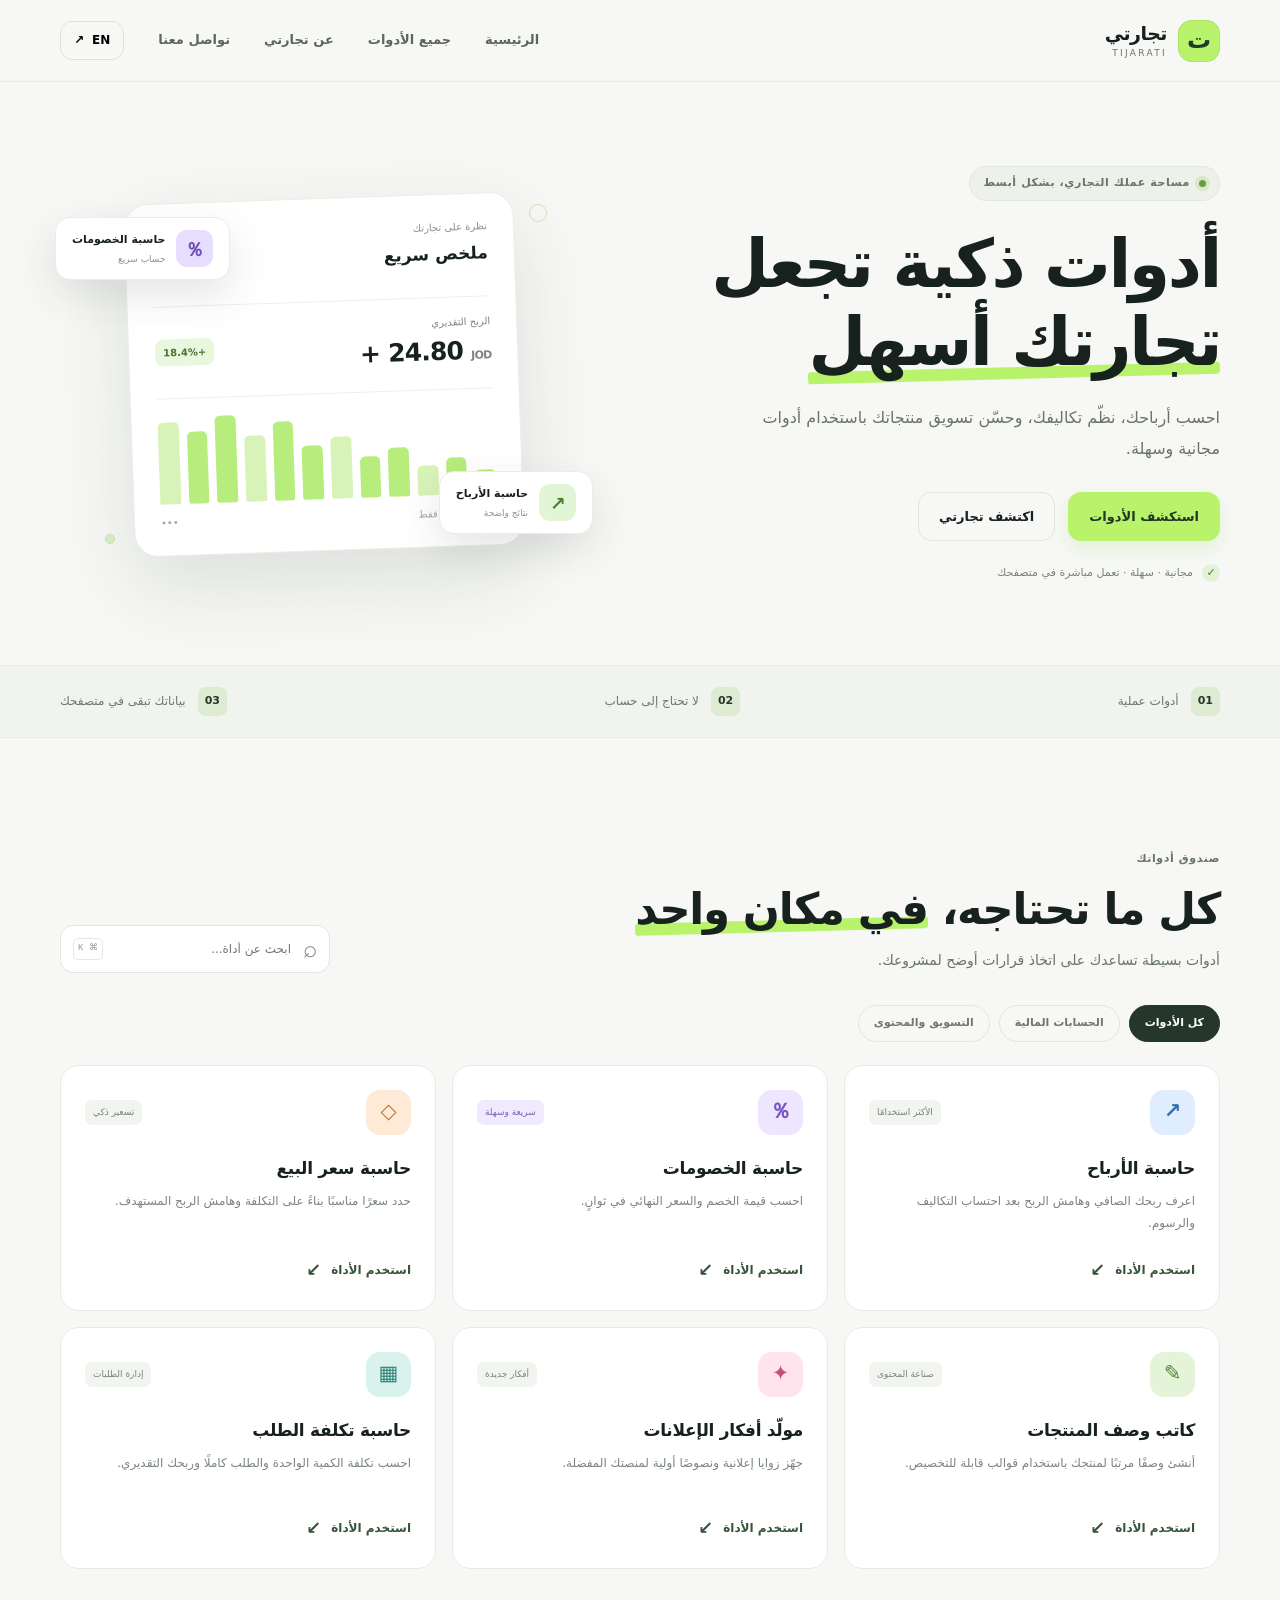
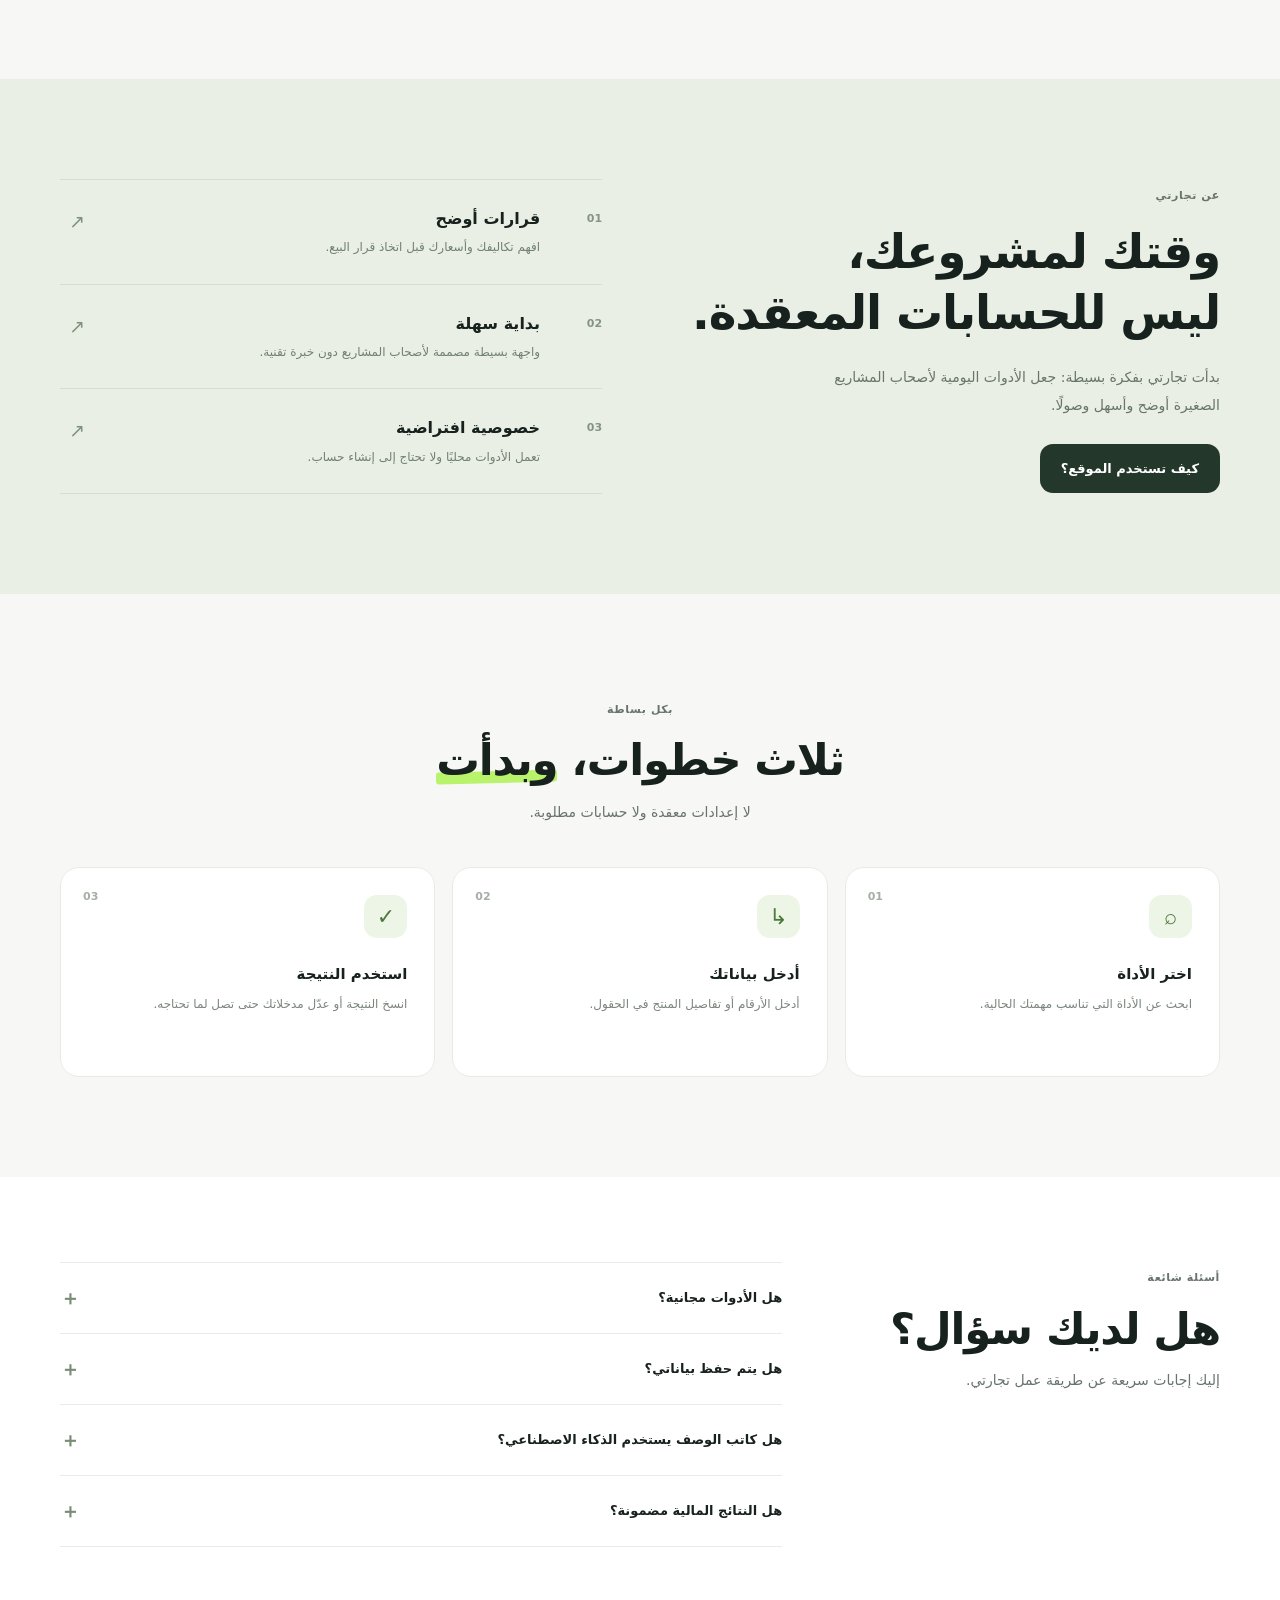
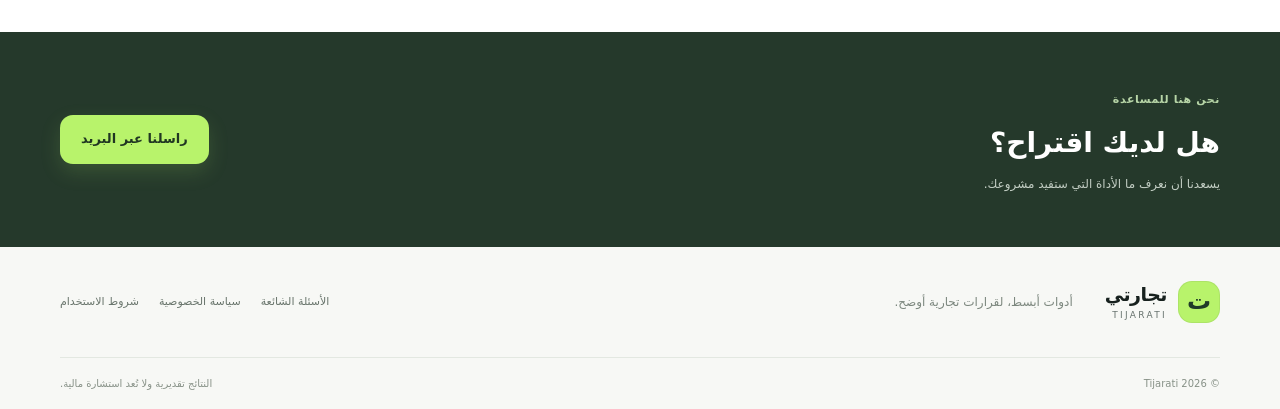
<file: index.html>
<!doctype html>
<html lang="ar" dir="rtl">
<head>
  <meta charset="utf-8">
  <meta name="viewport" content="width=device-width, initial-scale=1">
  <meta name="theme-color" content="#111827">
  <meta name="description" content="أدوات تجارية مجانية تساعدك على حساب الأرباح والتكاليف وتحسين تسويق منتجاتك.">
  <title>تجارتي | أدوات ذكية لتجارتك</title>
  <link rel="icon" href="assets/favicon.svg" type="image/svg+xml">
  <link rel="stylesheet" href="styles.css">
  <script src="translations.js" defer></script>
  <script src="app.js" defer></script>
</head>
<body>
  <a class="skip-link" href="#main" data-i18n="skip">تجاوز إلى المحتوى</a>
  <header class="site-header">
    <div class="container nav-wrap">
      <a class="brand" href="#home" aria-label="Tijarati home"><span class="brand-mark">ت</span><span><strong data-i18n="brand">تجارتي</strong><small>TIJARATI</small></span></a>
      <button class="menu-toggle" id="menuToggle" aria-label="Open menu" aria-expanded="false"><span></span><span></span><span></span></button>
      <nav class="nav-links" id="navLinks">
        <a href="#home" data-i18n="navHome">الرئيسية</a>
        <a href="#tools" data-i18n="navTools">جميع الأدوات</a>
        <a href="#about" data-i18n="navAbout">عن تجارتي</a>
        <a href="#contact" data-i18n="navContact">تواصل معنا</a>
        <button class="lang-btn" id="languageToggle" type="button">EN <span aria-hidden="true">↗</span></button>
      </nav>
    </div>
  </header>

  <main id="main">
    <section class="hero section" id="home">
      <div class="container hero-grid">
        <div class="hero-copy">
          <div class="eyebrow"><span class="eyebrow-dot"></span><span data-i18n="eyebrow">مساحة عملك التجاري، بشكل أبسط</span></div>
          <h1 data-i18n="heroTitle">أدوات ذكية تجعل <em>تجارتك أسهل</em></h1>
          <p class="hero-lead" data-i18n="heroText">احسب أرباحك، نظّم تكاليفك، وحسّن تسويق منتجاتك باستخدام أدوات مجانية وسهلة.</p>
          <div class="hero-actions"><a class="btn btn-primary" href="#tools" data-i18n="exploreTools">استكشف الأدوات <span aria-hidden="true">↙</span></a><a class="btn btn-quiet" href="#about" data-i18n="learnMore">اكتشف تجارتي</a></div>
          <div class="hero-note"><span class="note-check">✓</span><span data-i18n="heroNote">مجانية · سهلة · تعمل مباشرة في متصفحك</span></div>
        </div>
        <div class="hero-visual" aria-label="Business tools preview">
          <div class="visual-glow"></div>
          <div class="dashboard-card main-card">
            <div class="dash-top"><div><span class="mini-label" data-i18n="previewLabel">نظرة على تجارتك</span><strong data-i18n="previewTitle">ملخص سريع</strong></div><span class="dash-icon">↗</span></div>
            <div class="metric-row"><div><span data-i18n="sampleProfit">الربح التقديري</span><strong>+ 24.80 <small>JOD</small></strong></div><span class="metric-pill">+18.4%</span></div>
            <div class="chart" aria-hidden="true"><i style="height:28%"></i><i style="height:43%"></i><i style="height:35%"></i><i style="height:57%"></i><i style="height:48%"></i><i style="height:72%"></i><i style="height:62%"></i><i style="height:91%"></i><i style="height:76%"></i><i style="height:100%"></i><i style="height:83%"></i><i style="height:95%"></i></div>
            <div class="chart-foot"><span data-i18n="sampleChartCaption">مثال توضيحي فقط</span><span>•••</span></div>
          </div>
          <div class="floating-tool floating-top"><span class="float-icon purple">％</span><span><b data-i18n="discountTool">حاسبة الخصومات</b><small data-i18n="quickCalc">حساب سريع</small></span></div>
          <div class="floating-tool floating-bottom"><span class="float-icon green">↗</span><span><b data-i18n="profitTool">حاسبة الأرباح</b><small data-i18n="clearResults">نتائج واضحة</small></span></div>
          <div class="decor-dot dot-one"></div><div class="decor-dot dot-two"></div>
        </div>
      </div>
    </section>

    <section class="trust-strip"><div class="container trust-items"><span><b>01</b><span data-i18n="trustOne">أدوات عملية</span></span><span><b>02</b><span data-i18n="trustTwo">لا تحتاج إلى حساب</span></span><span><b>03</b><span data-i18n="trustThree">بياناتك تبقى في متصفحك</span></span></div></section>

    <section class="section tools-section" id="tools">
      <div class="container">
        <div class="section-heading">
          <div><span class="section-kicker" data-i18n="toolsKicker">صندوق أدواتك</span><h2 data-i18n="toolsTitle">كل ما تحتاجه، <em>في مكان واحد</em></h2><p data-i18n="toolsText">أدوات بسيطة تساعدك على اتخاذ قرارات أوضح لمشروعك.</p></div>
          <div class="tool-search"><span aria-hidden="true">⌕</span><input id="toolSearch" type="search" data-i18n-placeholder="searchPlaceholder" placeholder="ابحث عن أداة..." aria-label="Search tools"><kbd>⌘ K</kbd></div>
        </div>
        <div class="category-row" id="categoryRow">
          <button class="category-chip active" data-category="all" data-i18n="catAll">كل الأدوات <span>6</span></button>
          <button class="category-chip" data-category="finance" data-i18n="catFinance">الحسابات المالية</button>
          <button class="category-chip" data-category="marketing" data-i18n="catMarketing">التسويق والمحتوى</button>
        </div>
        <div class="tool-grid" id="toolGrid">
          <article class="tool-card" data-tool="profit" data-category="finance"><div class="tool-card-top"><span class="tool-icon icon-blue">↗</span><span class="tool-tag" data-i18n="tagPopular">الأكثر استخدامًا</span></div><h3 data-i18n="profitTitle">حاسبة الأرباح</h3><p data-i18n="profitDesc">اعرف ربحك الصافي وهامش الربح بعد احتساب التكاليف والرسوم.</p><button class="text-link" data-open-tool="profit"><span data-i18n="openTool">استخدم الأداة</span> <b>↙</b></button></article>
          <article class="tool-card" data-tool="discount" data-category="finance"><div class="tool-card-top"><span class="tool-icon icon-purple">％</span><span class="tool-tag tag-new" data-i18n="tagFast">سريعة وسهلة</span></div><h3 data-i18n="discountTitle">حاسبة الخصومات</h3><p data-i18n="discountDesc">احسب قيمة الخصم والسعر النهائي في ثوانٍ.</p><button class="text-link" data-open-tool="discount"><span data-i18n="openTool">استخدم الأداة</span> <b>↙</b></button></article>
          <article class="tool-card" data-tool="price" data-category="finance"><div class="tool-card-top"><span class="tool-icon icon-orange">◇</span><span class="tool-tag" data-i18n="tagPricing">تسعير ذكي</span></div><h3 data-i18n="priceTitle">حاسبة سعر البيع</h3><p data-i18n="priceDesc">حدد سعرًا مناسبًا بناءً على التكلفة وهامش الربح المستهدف.</p><button class="text-link" data-open-tool="price"><span data-i18n="openTool">استخدم الأداة</span> <b>↙</b></button></article>
          <article class="tool-card" data-tool="description" data-category="marketing"><div class="tool-card-top"><span class="tool-icon icon-green">✎</span><span class="tool-tag" data-i18n="tagContent">صناعة المحتوى</span></div><h3 data-i18n="descriptionTitle">كاتب وصف المنتجات</h3><p data-i18n="descriptionDesc">أنشئ وصفًا مرتبًا لمنتجك باستخدام قوالب قابلة للتخصيص.</p><button class="text-link" data-open-tool="description"><span data-i18n="openTool">استخدم الأداة</span> <b>↙</b></button></article>
          <article class="tool-card" data-tool="ads" data-category="marketing"><div class="tool-card-top"><span class="tool-icon icon-pink">✦</span><span class="tool-tag" data-i18n="tagIdeas">أفكار جديدة</span></div><h3 data-i18n="adsTitle">مولّد أفكار الإعلانات</h3><p data-i18n="adsDesc">جهّز زوايا إعلانية ونصوصًا أولية لمنصتك المفضلة.</p><button class="text-link" data-open-tool="ads"><span data-i18n="openTool">استخدم الأداة</span> <b>↙</b></button></article>
          <article class="tool-card" data-tool="order" data-category="finance"><div class="tool-card-top"><span class="tool-icon icon-teal">▦</span><span class="tool-tag" data-i18n="tagOrders">إدارة الطلبات</span></div><h3 data-i18n="orderTitle">حاسبة تكلفة الطلب</h3><p data-i18n="orderDesc">احسب تكلفة الكمية الواحدة والطلب كاملًا وربحك التقديري.</p><button class="text-link" data-open-tool="order"><span data-i18n="openTool">استخدم الأداة</span> <b>↙</b></button></article>
        </div>
        <div class="empty-state hidden" id="emptyState"><span>⌕</span><strong data-i18n="noResults">لم نعثر على أدوات مطابقة</strong><p data-i18n="trySearch">جرّب كلمة بحث أخرى.</p></div>
      </div>
    </section>

    <section class="tool-workspace hidden" id="toolWorkspace" aria-live="polite">
      <div class="container"><div class="workspace-head"><div><span class="section-kicker" data-i18n="workspaceKicker">مساحة العمل</span><h2 id="workspaceTitle">حاسبة الأرباح</h2><p id="workspaceDescription"></p></div><button class="close-workspace" id="closeWorkspace" type="button"><span data-i18n="closeTool">إغلاق الأداة</span> ×</button></div><div id="toolPanel" class="tool-panel"></div></div>
    </section>

    <section class="section benefits-section" id="about">
      <div class="container benefits-grid">
        <div class="benefits-copy"><span class="section-kicker" data-i18n="aboutKicker">عن تجارتي</span><h2 data-i18n="benefitsTitle">وقتك لمشروعك،<br><em>ليس للحسابات المعقدة.</em></h2><p data-i18n="benefitsText">بدأت تجارتي بفكرة بسيطة: جعل الأدوات اليومية لأصحاب المشاريع الصغيرة أوضح وأسهل وصولًا.</p><a class="btn btn-dark" href="#how" data-i18n="howLink">كيف تستخدم الموقع؟ <span>↙</span></a></div>
        <div class="benefit-list">
          <div class="benefit-item"><span class="benefit-number">01</span><div><h3 data-i18n="benefitOneTitle">قرارات أوضح</h3><p data-i18n="benefitOneText">افهم تكاليفك وأسعارك قبل اتخاذ قرار البيع.</p></div><span class="benefit-arrow">↗</span></div>
          <div class="benefit-item"><span class="benefit-number">02</span><div><h3 data-i18n="benefitTwoTitle">بداية سهلة</h3><p data-i18n="benefitTwoText">واجهة بسيطة مصممة لأصحاب المشاريع دون خبرة تقنية.</p></div><span class="benefit-arrow">↗</span></div>
          <div class="benefit-item"><span class="benefit-number">03</span><div><h3 data-i18n="benefitThreeTitle">خصوصية افتراضية</h3><p data-i18n="benefitThreeText">تعمل الأدوات محليًا ولا تحتاج إلى إنشاء حساب.</p></div><span class="benefit-arrow">↗</span></div>
        </div>
      </div>
    </section>

    <section class="section how-section" id="how"><div class="container"><div class="section-heading centered"><div><span class="section-kicker" data-i18n="howKicker">بكل بساطة</span><h2 data-i18n="howTitle">ثلاث خطوات، <em>وبدأت</em></h2><p data-i18n="howText">لا إعدادات معقدة ولا حسابات مطلوبة.</p></div></div><div class="steps-grid"><div class="step-card"><span>01</span><div class="step-symbol">⌕</div><h3 data-i18n="stepOneTitle">اختر الأداة</h3><p data-i18n="stepOneText">ابحث عن الأداة التي تناسب مهمتك الحالية.</p></div><div class="step-card"><span>02</span><div class="step-symbol">↳</div><h3 data-i18n="stepTwoTitle">أدخل بياناتك</h3><p data-i18n="stepTwoText">أدخل الأرقام أو تفاصيل المنتج في الحقول.</p></div><div class="step-card"><span>03</span><div class="step-symbol">✓</div><h3 data-i18n="stepThreeTitle">استخدم النتيجة</h3><p data-i18n="stepThreeText">انسخ النتيجة أو عدّل مدخلاتك حتى تصل لما تحتاجه.</p></div></div></div></section>

    <section class="section faq-section" id="faq"><div class="container faq-grid"><div><span class="section-kicker" data-i18n="faqKicker">أسئلة شائعة</span><h2 data-i18n="faqTitle">هل لديك <em>سؤال؟</em></h2><p data-i18n="faqText">إليك إجابات سريعة عن طريقة عمل تجارتي.</p></div><div class="faq-list">
      <details><summary data-i18n="faqOneQ">هل الأدوات مجانية؟ <span>＋</span></summary><p data-i18n="faqOneA">نعم، الأدوات الموجودة في هذه النسخة مجانية للاستخدام، ولا تحتاج إلى إنشاء حساب.</p></details>
      <details><summary data-i18n="faqTwoQ">هل يتم حفظ بياناتي؟ <span>＋</span></summary><p data-i18n="faqTwoA">تعمل الحسابات داخل متصفحك ولا تُرسل إلى خادم في هذه النسخة. لا تدخل معلومات حساسة.</p></details>
      <details><summary data-i18n="faqThreeQ">هل كاتب الوصف يستخدم الذكاء الاصطناعي؟ <span>＋</span></summary><p data-i18n="faqThreeA">لا، يعتمد على قوالب نصية محلية قابلة للتعديل، وليس على نموذج ذكاء اصطناعي متصل بالإنترنت.</p></details>
      <details><summary data-i18n="faqFourQ">هل النتائج المالية مضمونة؟ <span>＋</span></summary><p data-i18n="faqFourA">النتائج تقديرية وتعتمد على المدخلات التي تقدمها. راجع الضرائب والرسوم والتكاليف الخاصة بنشاطك.</p></details>
    </div></div></section>

    <section class="contact-section" id="contact"><div class="container contact-inner"><div><span class="section-kicker" data-i18n="contactKicker">نحن هنا للمساعدة</span><h2 data-i18n="contactTitle">هل لديك اقتراح؟</h2><p data-i18n="contactText">يسعدنا أن نعرف ما الأداة التي ستفيد مشروعك.</p></div><a class="btn btn-primary" href="mailto:hello@tijarati.example" data-i18n="contactButton">راسلنا عبر البريد <span>↗</span></a></div></section>
  </main>

  <footer class="site-footer"><div class="container footer-top"><a class="brand footer-brand" href="#home"><span class="brand-mark">ت</span><span><strong data-i18n="brand">تجارتي</strong><small>TIJARATI</small></span></a><p data-i18n="footerText">أدوات أبسط، لقرارات تجارية أوضح.</p><div class="footer-links"><a href="#faq" data-i18n="navFaq">الأسئلة الشائعة</a><a href="privacy.html" data-i18n="privacy">سياسة الخصوصية</a><a href="terms.html" data-i18n="terms">شروط الاستخدام</a></div></div><div class="container footer-bottom"><span>© <span id="year"></span> Tijarati</span><span data-i18n="footerDisclaimer">النتائج تقديرية ولا تُعد استشارة مالية.</span></div></footer>
  <div class="toast" id="toast" role="status" aria-live="polite"></div>
</body>
</html>
</file>
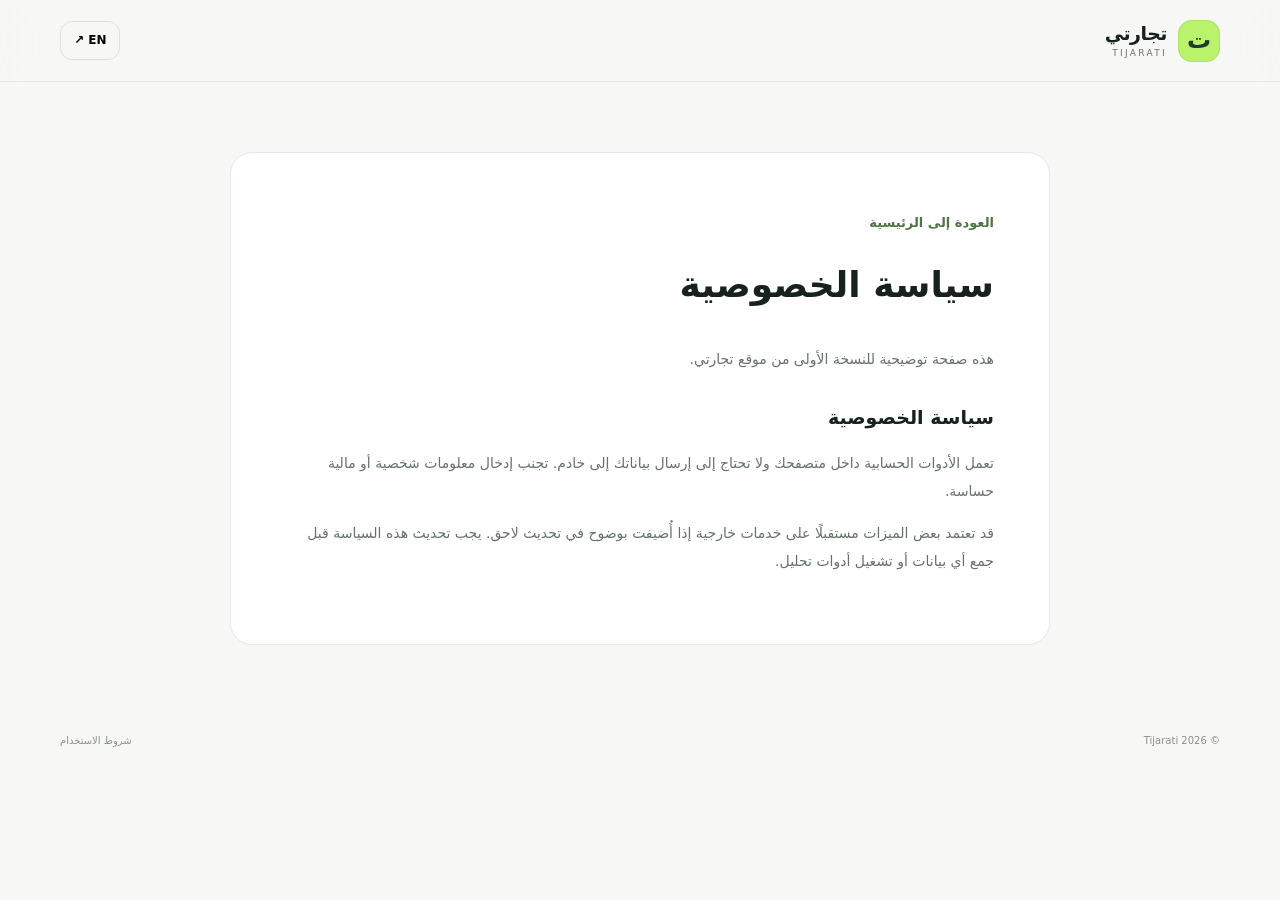
<file: privacy.html>
<!doctype html><html lang="ar" dir="rtl"><head><meta charset="utf-8"><meta name="viewport" content="width=device-width,initial-scale=1"><meta name="description" content="سياسة الخصوصية لموقع تجارتي"><title>سياسة الخصوصية | تجارتي</title><link rel="icon" href="assets/favicon.svg"><link rel="stylesheet" href="styles.css"><script src="translations.js" defer></script><script src="legal.js" defer></script></head><body><header class="site-header"><div class="container nav-wrap"><a class="brand" href="index.html"><span class="brand-mark">ت</span><span><strong data-i18n="brand">تجارتي</strong><small>TIJARATI</small></span></a><button class="lang-btn" id="languageToggle">EN ↗</button></div></header><main class="legal-page"><div class="container"><article class="legal-card"><a class="legal-back" href="index.html" data-i18n="backHome">العودة إلى الرئيسية</a><h1 data-i18n="privacyTitle">سياسة الخصوصية</h1><p data-i18n="legalIntro">هذه صفحة توضيحية للنسخة الأولى من موقع تجارتي.</p><h2 data-i18n="privacyTitle">سياسة الخصوصية</h2><p data-i18n="legalPrivacy1"></p><p data-i18n="legalPrivacy2"></p></article></div></main><footer class="site-footer"><div class="container footer-bottom"><span>© <span id="year"></span> Tijarati</span><a href="terms.html" data-i18n="terms">شروط الاستخدام</a></div></footer></body></html>
</file>
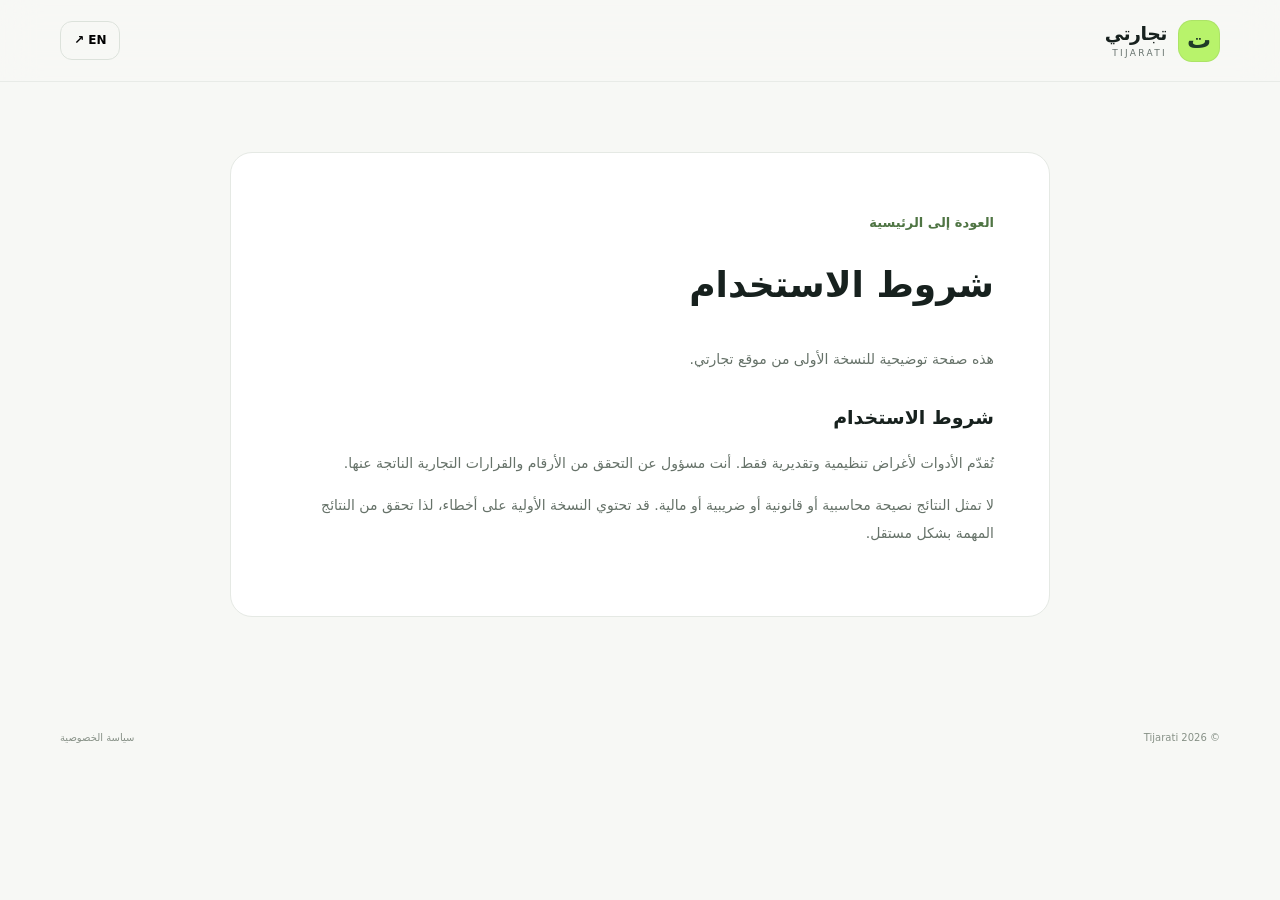
<file: terms.html>
<!doctype html><html lang="ar" dir="rtl"><head><meta charset="utf-8"><meta name="viewport" content="width=device-width,initial-scale=1"><meta name="description" content="شروط استخدام موقع تجارتي"><title>شروط الاستخدام | تجارتي</title><link rel="icon" href="assets/favicon.svg"><link rel="stylesheet" href="styles.css"><script src="translations.js" defer></script><script src="legal.js" defer></script></head><body><header class="site-header"><div class="container nav-wrap"><a class="brand" href="index.html"><span class="brand-mark">ت</span><span><strong data-i18n="brand">تجارتي</strong><small>TIJARATI</small></span></a><button class="lang-btn" id="languageToggle">EN ↗</button></div></header><main class="legal-page"><div class="container"><article class="legal-card"><a class="legal-back" href="index.html" data-i18n="backHome">العودة إلى الرئيسية</a><h1 data-i18n="termsTitle">شروط الاستخدام</h1><p data-i18n="legalIntro"></p><h2 data-i18n="termsTitle">شروط الاستخدام</h2><p data-i18n="legalTerms1"></p><p data-i18n="legalTerms2"></p></article></div></main><footer class="site-footer"><div class="container footer-bottom"><span>© <span id="year"></span> Tijarati</span><a href="privacy.html" data-i18n="privacy">سياسة الخصوصية</a></div></footer></body></html>
</file>
<file: styles.css>
:root{--ink:#17211e;--muted:#68736e;--paper:#f7f8f5;--white:#fff;--line:#e5e9e4;--green:#b8f36b;--green-dark:#203b28;--purple:#e7ddff;--orange:#ffe2c4;--radius:22px;--shadow:0 18px 60px rgba(25,42,33,.08);--font: "IBM Plex Sans Arabic","Cairo",system-ui,-apple-system,"Segoe UI",sans-serif}*{box-sizing:border-box}html{scroll-behavior:smooth;scroll-padding-top:90px}body{margin:0;background:var(--paper);color:var(--ink);font-family:var(--font);line-height:1.7}button,input,select,textarea{font:inherit}button,a{-webkit-tap-highlight-color:transparent}a{color:inherit;text-decoration:none}button{cursor:pointer}.container{width:min(1160px,calc(100% - 44px));margin-inline:auto}.section{padding:100px 0}.hidden{display:none!important}.skip-link{position:absolute;top:-60px;inset-inline-start:12px;background:var(--green);padding:10px 16px;z-index:100}.skip-link:focus{top:12px}.site-header{height:82px;position:sticky;top:0;z-index:30;background:rgba(247,248,245,.88);backdrop-filter:blur(18px);border-bottom:1px solid rgba(229,233,228,.8)}.nav-wrap{height:100%;display:flex;align-items:center;justify-content:space-between}.brand{display:inline-flex;align-items:center;gap:11px}.brand-mark{width:42px;height:42px;border-radius:14px;background:var(--green);display:grid;place-items:center;font-size:24px;font-weight:900;color:var(--green-dark);box-shadow:inset 0 0 0 1px rgba(32,59,40,.08)}.brand strong,.brand small{display:block;line-height:1.25}.brand strong{font-size:19px;letter-spacing:-.5px}.brand small{font-size:9px;letter-spacing:2.3px;color:var(--muted);margin-top:3px}.nav-links{display:flex;align-items:center;gap:34px;font-size:13px;font-weight:650}.nav-links>a{color:#5b6660;transition:color .2s}.nav-links>a:hover{color:var(--ink)}.lang-btn{border:1px solid #dce2db;border-radius:12px;background:transparent;padding:8px 13px;font-size:12px;font-weight:800;display:flex;gap:8px;align-items:center}.lang-btn:hover{background:var(--white)}.menu-toggle{display:none;background:none;border:0;padding:8px}.menu-toggle span{width:22px;height:2px;background:var(--ink);display:block;margin:5px}.hero{padding-top:84px;padding-bottom:82px;overflow:hidden}.hero-grid{display:grid;grid-template-columns:1fr .92fr;align-items:center;gap:60px}.eyebrow,.section-kicker{font-size:11px;font-weight:800;letter-spacing:.6px;color:#68746c;text-transform:uppercase}.eyebrow{display:inline-flex;align-items:center;gap:9px;background:#edf1e9;border:1px solid #e1e8dc;border-radius:100px;padding:7px 13px}.eyebrow-dot{width:7px;height:7px;background:#6a9d40;border-radius:50%;box-shadow:0 0 0 4px #d8e9ca}.hero h1{font-size:clamp(42px,5.2vw,68px);line-height:1.18;letter-spacing:-2.4px;margin:24px 0 20px;max-width:620px;font-weight:850}.hero h1 em,.section-heading h2 em,.benefits-copy h2 em,.faq-grid h2 em{font-style:normal;position:relative;white-space:nowrap}.hero h1 em:after,.section-heading h2 em:after,.benefits-copy h2 em:after,.faq-grid h2 em:after{content:"";position:absolute;bottom:2px;inset-inline:0;height:12px;background:var(--green);z-index:-1;border-radius:3px;transform:rotate(-1.5deg)}.hero-lead{font-size:16px;line-height:1.95;color:var(--muted);max-width:490px;margin:0 0 28px}.hero-actions{display:flex;align-items:center;gap:13px;flex-wrap:wrap}.btn{min-height:49px;border-radius:13px;padding:12px 20px;display:inline-flex;align-items:center;justify-content:center;gap:13px;font-weight:800;font-size:13px;border:1px solid transparent;transition:transform .2s,background .2s,box-shadow .2s}.btn:hover{transform:translateY(-2px)}.btn-primary{background:var(--green);color:#203622;box-shadow:0 8px 20px rgba(151,204,94,.18)}.btn-primary:hover{background:#a9e85a;box-shadow:0 12px 28px rgba(151,204,94,.28)}.btn-quiet{border-color:#e0e5de;background:transparent}.btn-quiet:hover{background:white}.hero-note{display:flex;align-items:center;gap:9px;font-size:11px;color:#78817a;margin-top:23px}.note-check{width:18px;height:18px;display:grid;place-items:center;background:#e2f2d6;color:#477c2e;border-radius:50%;font-weight:900}.hero-visual{min-height:410px;position:relative;display:grid;place-items:center}.visual-glow{position:absolute;width:360px;height:360px;border-radius:50%;background:radial-gradient(circle,#e0f1d1 0%,rgba(224,241,209,.4) 48%,rgba(247,248,245,0) 72%)}.dashboard-card{position:relative;z-index:2;background:#fff;border:1px solid #e9eee7;border-radius:24px;box-shadow:0 30px 80px rgba(34,53,40,.12)}.main-card{width:min(390px,82%);padding:24px 26px;transform:rotate(-2deg)}.dash-top,.metric-row{display:flex;justify-content:space-between;align-items:center}.dash-top>div span,.dash-top>div strong{display:block}.mini-label{font-size:10px;color:#87918a}.dash-top strong{font-size:17px;margin-top:4px}.dash-icon{width:35px;height:35px;display:grid;place-items:center;border-radius:11px;background:#edf5e8;font-size:20px}.metric-row{margin-top:28px;padding:16px 0;border-top:1px solid #edf0ec;border-bottom:1px solid #edf0ec}.metric-row div span{font-size:10px;color:#7b857e;display:block}.metric-row div strong{font-size:25px;display:block;direction:ltr;text-align:start;letter-spacing:-.8px}.metric-row div strong small{font-size:11px;color:#7b857e}.metric-pill{background:#e9f7df;color:#48752e;border-radius:8px;padding:5px 8px;font-size:10px;font-weight:800}.chart{height:105px;display:flex;align-items:end;gap:8px;padding-top:18px}.chart i{display:block;flex:1;border-radius:5px 5px 2px 2px;background:#b7ed7c;min-width:5px}.chart i:nth-child(3n){background:#d8f3b8}.chart-foot{display:flex;justify-content:space-between;color:#a0a9a2;font-size:10px;margin-top:10px}.floating-tool{position:absolute;z-index:3;background:#fff;border:1px solid #e8ede6;border-radius:15px;box-shadow:0 16px 40px rgba(34,53,40,.12);display:flex;align-items:center;gap:11px;padding:12px 16px;animation:float 5s ease-in-out infinite}.floating-tool b,.floating-tool small{display:block}.floating-tool b{font-size:11px}.floating-tool small{font-size:9px;color:#89938c;margin-top:2px}.floating-top{top:48px;inset-inline-end:-5px}.floating-bottom{bottom:45px;inset-inline-start:-6px;animation-delay:-2.5s}.float-icon{width:37px;height:37px;border-radius:11px;display:grid;place-items:center;font-size:19px;font-weight:800}.purple{background:var(--purple);color:#6d4eb2}.green{background:#e3f5d7;color:#4e8231}.decor-dot{position:absolute;border-radius:50%;border:1px solid #c8e7b5}.dot-one{width:18px;height:18px;top:35px;inset-inline-start:40px}.dot-two{width:10px;height:10px;bottom:35px;inset-inline-end:45px;background:#d9efc9}@keyframes float{0%,100%{transform:translateY(0)}50%{transform:translateY(-8px)}}.trust-strip{border-block:1px solid #e6eae4;background:#f1f4ee}.trust-items{display:flex;align-items:center;justify-content:space-between;padding:21px 0}.trust-items>span{display:flex;align-items:center;gap:12px;color:#6c776f;font-size:12px}.trust-items b{font-size:11px;color:#26372a;background:#dcebd2;border-radius:8px;padding:5px 7px}.tools-section{padding-top:105px;padding-bottom:110px}.section-heading{display:flex;align-items:end;justify-content:space-between;gap:30px;margin-bottom:32px}.section-heading h2,.benefits-copy h2,.faq-grid h2{font-size:clamp(31px,3.4vw,44px);line-height:1.3;letter-spacing:-1.2px;margin:11px 0 12px}.section-heading p,.faq-grid>div>p{color:var(--muted);font-size:14px;margin:0}.tool-search{width:270px;display:flex;align-items:center;gap:10px;border:1px solid #e1e6df;border-radius:13px;background:#fff;padding:0 12px;height:48px;color:#7b867d}.tool-search>span{font-size:24px}.tool-search input{border:0;outline:0;min-width:0;width:100%;background:transparent;font-size:12px;color:var(--ink)}.tool-search kbd{font-size:9px;white-space:nowrap;border:1px solid #e4e8e2;border-radius:5px;padding:2px 4px;color:#929b93}.category-row{display:flex;gap:9px;flex-wrap:wrap;margin-bottom:23px}.category-chip{border:1px solid #e0e6de;background:transparent;color:#6e7971;border-radius:100px;padding:8px 15px;font-size:11px;font-weight:750}.category-chip.active,.category-chip:hover{background:#24372a;color:white;border-color:#24372a}.category-chip span{margin-inline-start:5px;background:#ffffff28;border-radius:6px;padding:1px 5px}.tool-grid{display:grid;grid-template-columns:repeat(3,1fr);gap:16px}.tool-card{background:#fff;border:1px solid #e7ebe5;border-radius:19px;padding:24px;min-height:242px;display:flex;flex-direction:column;align-items:flex-start;transition:transform .25s,box-shadow .25s,border-color .25s;animation:appear .45s both}.tool-card:hover{transform:translateY(-5px);box-shadow:var(--shadow);border-color:#d7e5ce}.tool-card-top{width:100%;display:flex;align-items:center;justify-content:space-between}.tool-icon{width:45px;height:45px;border-radius:14px;display:grid;place-items:center;font-size:21px;font-weight:800}.icon-blue{background:#e0edff;color:#376eb6}.icon-purple{background:#eee5ff;color:#7853c3}.icon-orange{background:#ffead8;color:#bd7632}.icon-green{background:#e3f4d8;color:#4f8434}.icon-pink{background:#ffe4ed;color:#c15379}.icon-teal{background:#d9f2ee;color:#2e8277}.tool-tag{font-size:9px;color:#78847b;background:#f2f4f0;border-radius:7px;padding:5px 8px}.tag-new{background:#f0eaff;color:#7c61ad}.tool-card h3{font-size:17px;margin:19px 0 7px;letter-spacing:-.3px}.tool-card p{font-size:12px;color:#7b857e;line-height:1.9;margin:0 0 20px}.text-link{margin-top:auto;padding:0;border:0;background:transparent;color:#35553a;font-weight:850;font-size:12px;display:flex;align-items:center;gap:10px}.text-link b{font-size:18px;transition:transform .2s}.text-link:hover b{transform:translate(-3px,-3px)}.empty-state{text-align:center;padding:50px;color:#77827a}.empty-state>span{font-size:36px}.empty-state strong{display:block;color:var(--ink)}.empty-state p{font-size:13px}.tool-workspace{padding:80px 0;background:#edf2e9;border-block:1px solid #e0e8dc;scroll-margin-top:80px}.workspace-head{display:flex;align-items:start;justify-content:space-between;gap:20px;margin-bottom:25px}.workspace-head h2{font-size:32px;margin:5px 0}.workspace-head p{color:var(--muted);margin:0;font-size:13px}.close-workspace{background:transparent;border:1px solid #d4ded1;border-radius:11px;padding:9px 13px;font-size:12px;color:#5e6b61}.tool-panel{background:#fff;border:1px solid #e1e8de;border-radius:22px;padding:28px;box-shadow:0 14px 45px rgba(35,54,39,.05)}.tool-form-grid{display:grid;grid-template-columns:repeat(3,1fr);gap:17px}.field{display:flex;flex-direction:column;gap:7px;min-width:0}.field label{font-size:12px;font-weight:750;color:#445149}.field input,.field select,.field textarea{width:100%;border:1px solid #dfe6de;border-radius:10px;background:#fbfcfa;padding:11px 12px;min-height:45px;outline:none;color:var(--ink);font-size:13px}.field input:focus,.field select:focus,.field textarea:focus{border-color:#92bd74;box-shadow:0 0 0 3px #e9f5df}.field textarea{resize:vertical;min-height:90px}.field-hint{font-size:10px;color:#929b94}.tool-actions{display:flex;gap:10px;flex-wrap:wrap;margin-top:22px}.btn-small{min-height:42px;padding:9px 16px;font-size:12px}.btn-outline{border-color:#dfe5dd;background:white;color:#56645a}.results-box{margin-top:24px;padding:22px;background:#f5f8f2;border:1px solid #e5eee0;border-radius:16px}.results-box h3{margin:0 0 15px;font-size:14px}.result-grid{display:grid;grid-template-columns:repeat(3,1fr);gap:12px}.result-item{background:white;border:1px solid #e8eee5;border-radius:12px;padding:14px}.result-item span{display:block;color:#7c887f;font-size:10px;margin-bottom:6px}.result-item strong{font-size:20px;letter-spacing:-.5px;overflow-wrap:anywhere}.result-item.primary-result{background:#e5f6d8;border-color:#d6ecc7}.result-note{font-size:11px;color:#77837a;margin:14px 0 0;line-height:1.8}.generated-output{white-space:pre-wrap;line-height:1.9;color:#455248;font-size:13px;background:#f8faf6;border:1px solid #e7ece4;border-radius:12px;padding:18px;margin-top:18px}.benefits-section{background:#e9efe5;padding:100px 0}.benefits-grid{display:grid;grid-template-columns:.85fr 1.15fr;gap:90px;align-items:center}.benefits-copy h2{font-size:clamp(32px,3.8vw,47px);margin:14px 0 20px}.benefits-copy>p{color:#68756b;font-size:14px;line-height:2;max-width:410px;margin-bottom:25px}.btn-dark{background:#23372a;color:white}.btn-dark:hover{background:#314d39}.benefit-list{border-top:1px solid #d4dfd0}.benefit-item{display:grid;grid-template-columns:45px 1fr 25px;align-items:start;gap:17px;padding:25px 0;border-bottom:1px solid #d4dfd0}.benefit-number{font-size:11px;font-weight:800;color:#859386;padding-top:5px}.benefit-item h3{margin:0 0 5px;font-size:16px}.benefit-item p{margin:0;color:#718073;font-size:12px;line-height:1.8}.benefit-arrow{font-size:19px;color:#80947d}.how-section{padding:100px 0}.centered{justify-content:center;text-align:center}.centered p{margin-inline:auto}.steps-grid{display:grid;grid-template-columns:repeat(3,1fr);gap:17px;margin-top:42px}.step-card{position:relative;background:#fff;border:1px solid #e7ebe5;border-radius:19px;padding:27px;min-height:210px}.step-card>span{position:absolute;top:20px;inset-inline-end:22px;color:#a5afa5;font-size:11px;font-weight:800}.step-symbol{width:43px;height:43px;border-radius:13px;background:#edf5e7;color:#4d793c;display:grid;place-items:center;font-size:22px;margin-bottom:24px}.step-card h3{font-size:15px;margin:0 0 7px}.step-card p{font-size:12px;color:#7b857d;line-height:1.8;margin:0}.faq-section{padding:85px 0;background:#fff}.faq-grid{display:grid;grid-template-columns:.65fr 1.35fr;gap:90px}.faq-grid h2{margin-top:12px}.faq-list details{border-bottom:1px solid #e8ece6;padding:18px 0}.faq-list details:first-child{border-top:1px solid #e8ece6}.faq-list summary{list-style:none;cursor:pointer;display:flex;align-items:center;justify-content:space-between;gap:20px;font-size:13px;font-weight:800}.faq-list summary::-webkit-details-marker{display:none}.faq-list summary span{font-size:20px;color:#7a8c76;transition:transform .2s}.faq-list details[open] summary span{transform:rotate(45deg)}.faq-list details p{font-size:12px;color:#768078;line-height:1.9;margin:13px 0 3px;max-width:620px}.contact-section{background:#25392b;color:white;padding:52px 0}.contact-inner{display:flex;align-items:center;justify-content:space-between;gap:30px}.contact-section .section-kicker{color:#b7d5a7}.contact-inner h2{font-size:28px;margin:8px 0}.contact-inner p{font-size:12px;color:#c3cec4;margin:0}.site-footer{background:#f7f8f5}.footer-top{display:flex;align-items:center;gap:32px;padding:34px 0;border-bottom:1px solid #e3e8e1}.footer-top>p{font-size:12px;color:#7c877e;margin:0}.footer-links{display:flex;gap:20px;margin-inline-start:auto;flex-wrap:wrap}.footer-links a{font-size:11px;color:#69756c}.footer-links a:hover{color:#1f3a27}.footer-bottom{display:flex;justify-content:space-between;gap:20px;padding:17px 0;color:#879187;font-size:10px}.toast{position:fixed;bottom:24px;inset-inline-end:24px;background:#24382a;color:white;padding:12px 18px;border-radius:12px;box-shadow:var(--shadow);font-size:12px;opacity:0;transform:translateY(10px);pointer-events:none;transition:.25s;z-index:60}.toast.show{opacity:1;transform:translateY(0)}.legal-page{min-height:70vh;padding:70px 0}.legal-card{max-width:820px;margin:auto;background:white;border:1px solid var(--line);border-radius:22px;padding:clamp(25px,5vw,55px)}.legal-card h1{font-size:36px;margin-top:0}.legal-card h2{font-size:19px;margin-top:28px}.legal-card p,.legal-card li{color:#667269;font-size:14px;line-height:2}.legal-back{display:inline-block;margin-bottom:20px;color:#4f7544;font-size:13px;font-weight:800}@keyframes appear{from{opacity:0;transform:translateY(10px)}to{opacity:1;transform:translateY(0)}}@media(max-width:900px){.hero-grid{gap:20px;grid-template-columns:1fr .9fr}.hero h1{font-size:48px}.hero-visual{transform:scale(.92)}.tool-grid{grid-template-columns:repeat(2,1fr)}.benefits-grid{gap:45px}.faq-grid{gap:45px}.nav-links{gap:20px}}@media(max-width:700px){.container{width:min(100% - 32px,560px)}.section{padding:70px 0}.site-header{height:70px}.menu-toggle{display:block}.nav-links{display:none;position:absolute;top:69px;inset-inline:0;background:var(--paper);padding:18px 22px 24px;border-bottom:1px solid var(--line);box-shadow:0 15px 20px #18251b0d;flex-direction:column;align-items:stretch;gap:0}.nav-links.open{display:flex}.nav-links>a{padding:12px 0;border-bottom:1px solid #e7ebe5}.lang-btn{align-self:flex-start;margin-top:13px}.hero{padding-top:54px;padding-bottom:50px}.hero-grid{grid-template-columns:1fr;gap:15px}.hero h1{font-size:clamp(39px,11vw,54px);letter-spacing:-1.7px;margin-top:20px}.hero-lead{font-size:14px}.hero-visual{min-height:340px;transform:none;margin-top:0}.main-card{width:min(340px,78%);padding:20px}.floating-top{inset-inline-end:0;top:24px}.floating-bottom{inset-inline-start:0;bottom:18px}.floating-tool{padding:9px 11px}.trust-items{display:grid;grid-template-columns:1fr;gap:13px;padding:18px 0}.section-heading{align-items:stretch;flex-direction:column;gap:20px}.tool-search{width:100%}.tool-grid{grid-template-columns:1fr}.tool-card{min-height:220px}.category-row{overflow-x:auto;flex-wrap:nowrap;padding-bottom:5px}.category-chip{white-space:nowrap}.tool-workspace{padding:55px 0}.workspace-head{flex-direction:column}.tool-panel{padding:18px}.tool-form-grid{grid-template-columns:1fr}.result-grid{grid-template-columns:1fr 1fr}.benefits-grid,.faq-grid{grid-template-columns:1fr;gap:35px}.benefit-item{grid-template-columns:35px 1fr 20px;gap:12px}.steps-grid{grid-template-columns:1fr;gap:12px;margin-top:28px}.step-card{min-height:0}.contact-inner{align-items:flex-start;flex-direction:column}.footer-top{align-items:flex-start;flex-wrap:wrap;gap:20px}.footer-links{margin-inline-start:0;width:100%;gap:16px}.footer-bottom{flex-direction:column;gap:5px}.legal-page{padding:40px 0}.legal-card h1{font-size:29px}}@media(prefers-reduced-motion:reduce){*,*::before,*::after{scroll-behavior:auto!important;animation-duration:.01ms!important;animation-iteration-count:1!important;transition-duration:.01ms!important}}html[dir="ltr"] .hero h1,html[dir="ltr"] .section-heading h2,html[dir="ltr"] .benefits-copy h2,html[dir="ltr"] .faq-grid h2{letter-spacing:-1.4px}html[dir="ltr"] .hero h1 em:after{transform:rotate(1.5deg)}
</file>
